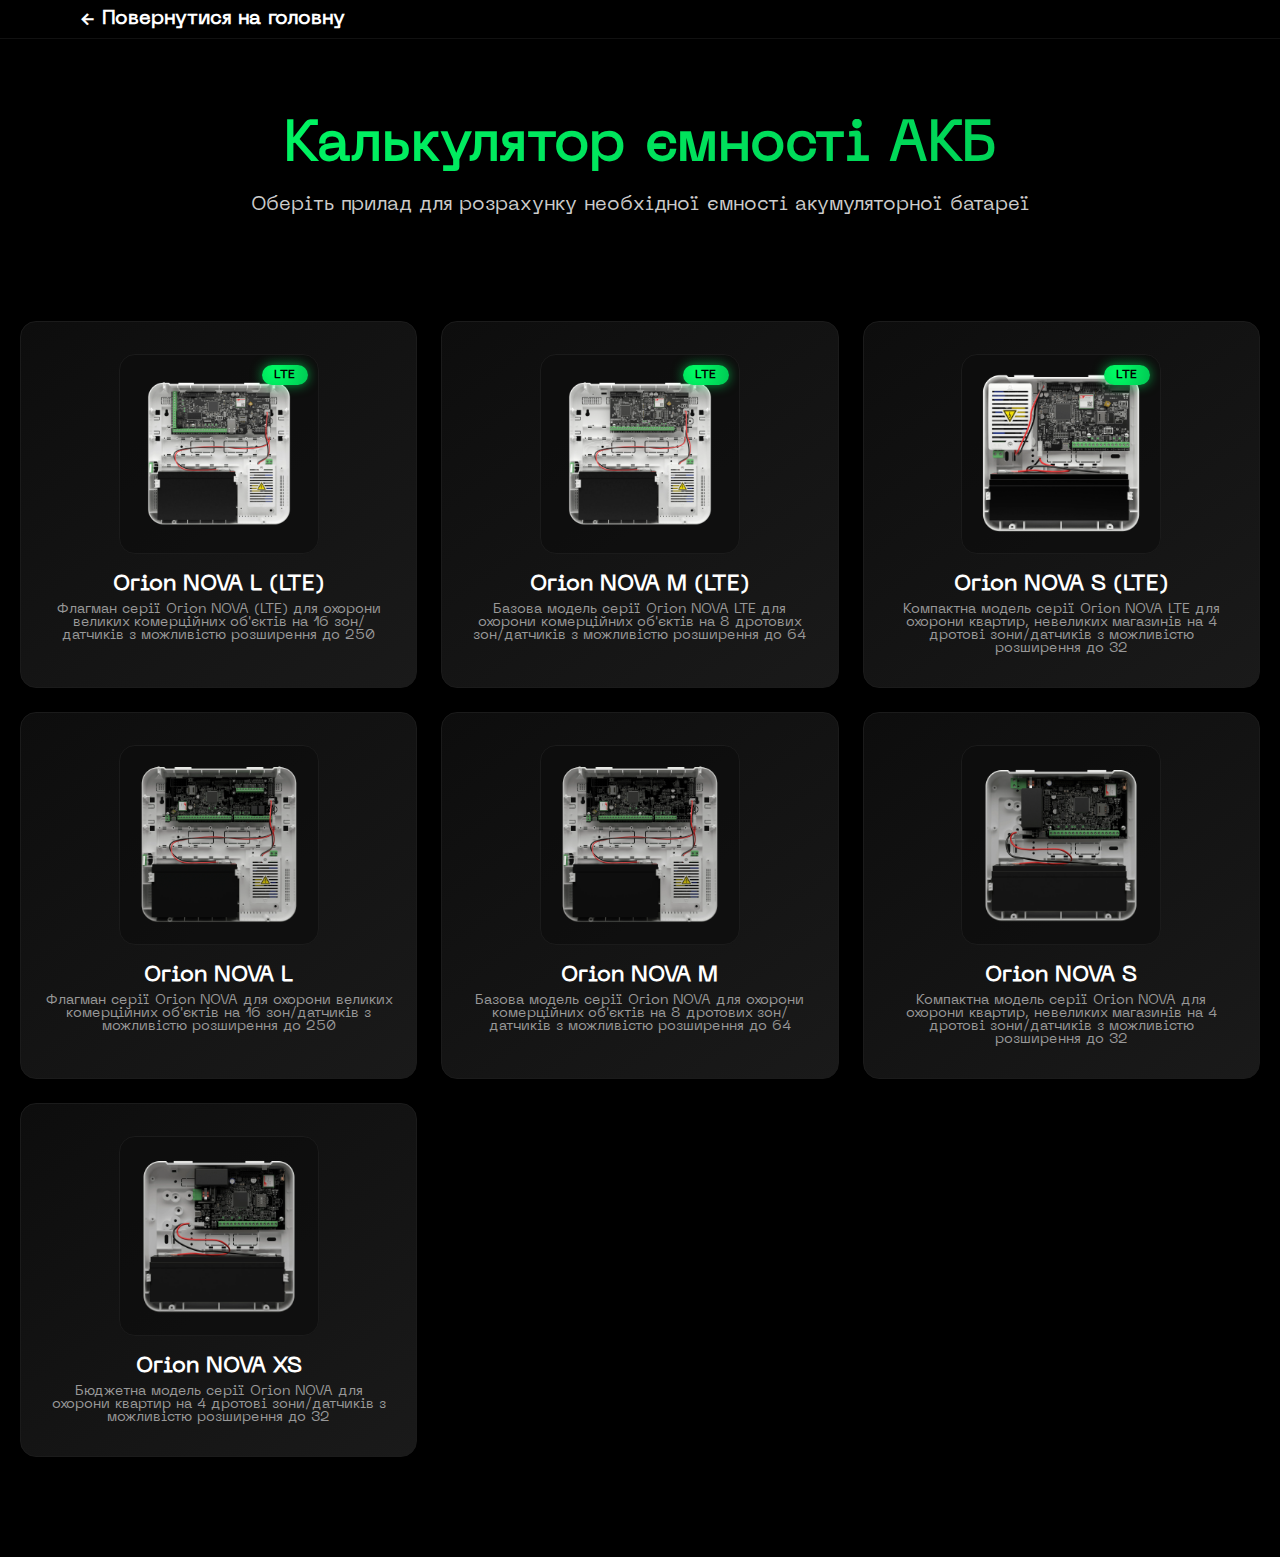
<file: index.html>
<!DOCTYPE html>
<html lang="uk">
<head>
  <meta charset="UTF-8">
  <meta name="viewport" content="width=device-width, initial-scale=1">
  <title>Калькулятори TIRAS • Вибір приладу</title>
  <link rel="stylesheet" href="styles/main.css">
</head>
<body>
  <!-- Header from TIRAS website -->
  <header class="tiras-header">
    <div class="tiras-back">
      <a href="https://tiras.technology/" class="tiras-back-link">
        ← Повернутися на головну
      </a>
    </div>
  </header>

  <!-- Main content -->
  <main class="home-container">
    <section class="hero">
      <h1 class="hero-title">Калькулятор ємності АКБ</h1>
      <p class="hero-subtitle">Оберіть прилад для розрахунку необхідної ємності акумуляторної батареї</p>
    </section>

    <section class="devices-grid" id="devicesGrid">
      <!-- Device cards will be generated here -->
    </section>
  </main>

  <script src="scripts/home.js"></script>
</body>
</html>
</file>
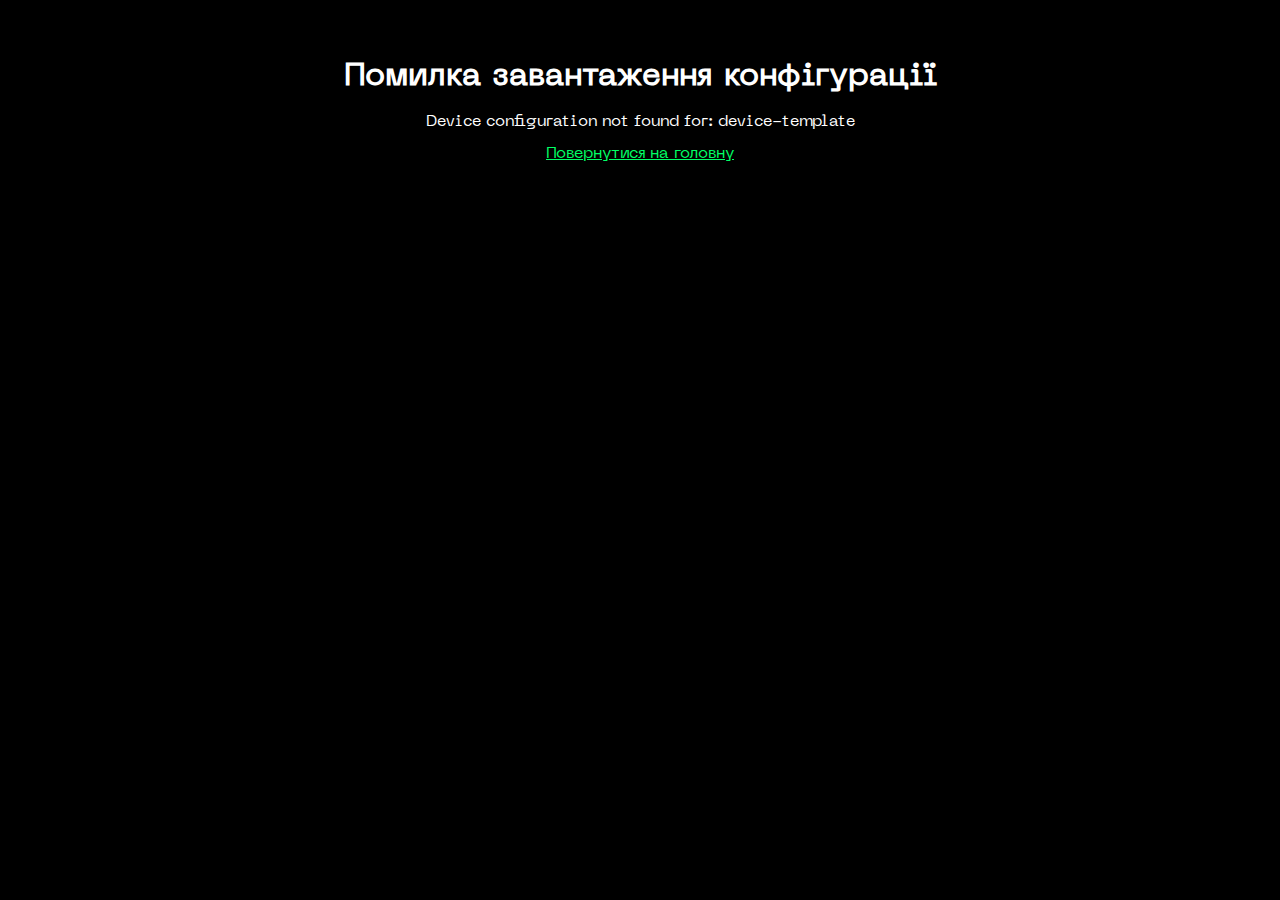
<file: device-template.html>
<!DOCTYPE html>
<html lang="uk">
<head>
  <meta charset="UTF-8">
  <meta name="viewport" content="width=device-width, initial-scale=1">
  <title id="pageTitle">Калькулятор АКБ</title>
  <link rel="stylesheet" href="../styles/calculator.css">
  <!-- Favicon -->
  <link rel="icon" type="image/x-icon" href="../assets/images/favicon.ico">
  <link rel="icon" type="image/png" sizes="32x32" href="../assets/images/favicon-32.png">
  <link rel="apple-touch-icon" sizes="180x180" href="../assets/images/favicon-180.png">
</head>
<body>
  <header class="tiras-header">
    <div class="tiras-back">
      <a href="#" id="backLink" class="tiras-back-link">
        ← Повернутися до бази знань
      </a>
    </div>
  </header>

  <header class="top-header">
    <h1 id="deviceTitle">Калькулятор ємності АКБ</h1>
    <p class="subtitle">Натисніть на «+» на платі, щоб додати клавіатури, модулі, датчики або сирени.</p>
  <button id="proModeToggle" class="pro-toggle" title="PRO-режим: приховати підписи">
    <span class="pro-icon">⚡</span><span class="pro-label">PRO</span>
  </button>
  </header>

  <div class="device-tabs">
    <div id="deviceTabs" class="device-tabs-inner">
      <div id="device-type-switch" data-visible="false">
        <button class="dev-tab-btn active" data-device-tab="main">ППК</button>
      </div>
    </div>
  </div>

  <div id="extPages" class="ext-pages" style="display:none;"></div>

  <main class="stage">
    <div class="board-wrap" id="boardWrap">
      <img src="" class="board" alt="" id="boardImage">
      <!-- Hotspots will be generated dynamically -->
    </div>

    <!-- Mobile simplified subtitle (≤ 536px) -->
    <p class="subtitle-simple">Оберіть компоненти зі списків нижче.</p>

    <!-- Mobile accordion (≤ 536px) — inside stage so it hides with it -->
    <div id="mobileAccordion" class="mobile-accordion"></div>

    <section class="table-wrap">
      <div class="table-actions">
        <button id="clearAll" class="btn">Очистити все</button>
      </div>
      <table>
        <thead>
          <tr>
            <th>Тип</th>
            <th>Назва</th>
            <th>Норма, мА</th>
            <th>Тривога, мА</th>
            <th>Кількість</th>
            <th></th>
          </tr>
        </thead>
        <tbody id="rows"></tbody>
      </table>
    </section>

    <section class="capacity">
      <div class="row">
        <label>Σ Споживання в нормі:</label>
        <span><span id="sumNorm">—</span> мА</span>
      </div>
      <div class="row">
        <label>Σ Споживання в тривозі:</label>
        <span><span id="sumAlarm">—</span> мА</span>
      </div>
      <div class="row">
        <label>Час роботи (год):</label>
        <input type="number" id="hours" min="1" step="1" value="30">
      </div>
      <div class="row">
        <label>Коефіцієнт запасу:</label>
        <select id="reserve">
          <option value="1">Без запасу</option>
          <option value="1.25" selected>З запасом 25%</option>
        </select>
      </div>
      <div class="row">
        <label>Розрахункова ємність АКБ:</label>
        <span><span id="capacity">—</span> А·год</span>
      </div>
      <div class="row" style="margin-top: 20px; justify-content: center;">
        <button id="exportPdf" class="btn btn-export">
          <svg width="16" height="16" viewBox="0 0 24 24" fill="none" stroke="currentColor" stroke-width="2" style="vertical-align: middle; margin-right: 6px;">
            <path d="M14 2H6a2 2 0 0 0-2 2v16a2 2 0 0 0 2 2h12a2 2 0 0 0 2-2V8z"></path>
            <polyline points="14 2 14 8 20 8"></polyline>
            <line x1="16" y1="13" x2="8" y2="13"></line>
            <line x1="16" y1="17" x2="8" y2="17"></line>
            <polyline points="10 9 9 9 8 9"></polyline>
          </svg>
          Зберегти розрахунок в PDF
        </button>
      </div>
    </section>
  </main>

  <div class="modal" id="modal">
    <div class="sheet">
      <button class="close-x" id="closeModal">×</button>
      <h3 id="modalTitle">Додати</h3>

      <div class="tab-header">
        <button class="tab active" data-tab="kb">Клавіатури</button>
        <button class="tab" data-tab="mods">Модулі</button>
      </div>

      <div id="tab-kb" class="tab-body active"></div>
      <div id="tab-mods" class="tab-body"></div>
      <div id="generic-body" class="tab-body"></div>
    </div>
  </div>

  <script src="../scripts/calculator.js"></script>
</body>
</html>
</file>
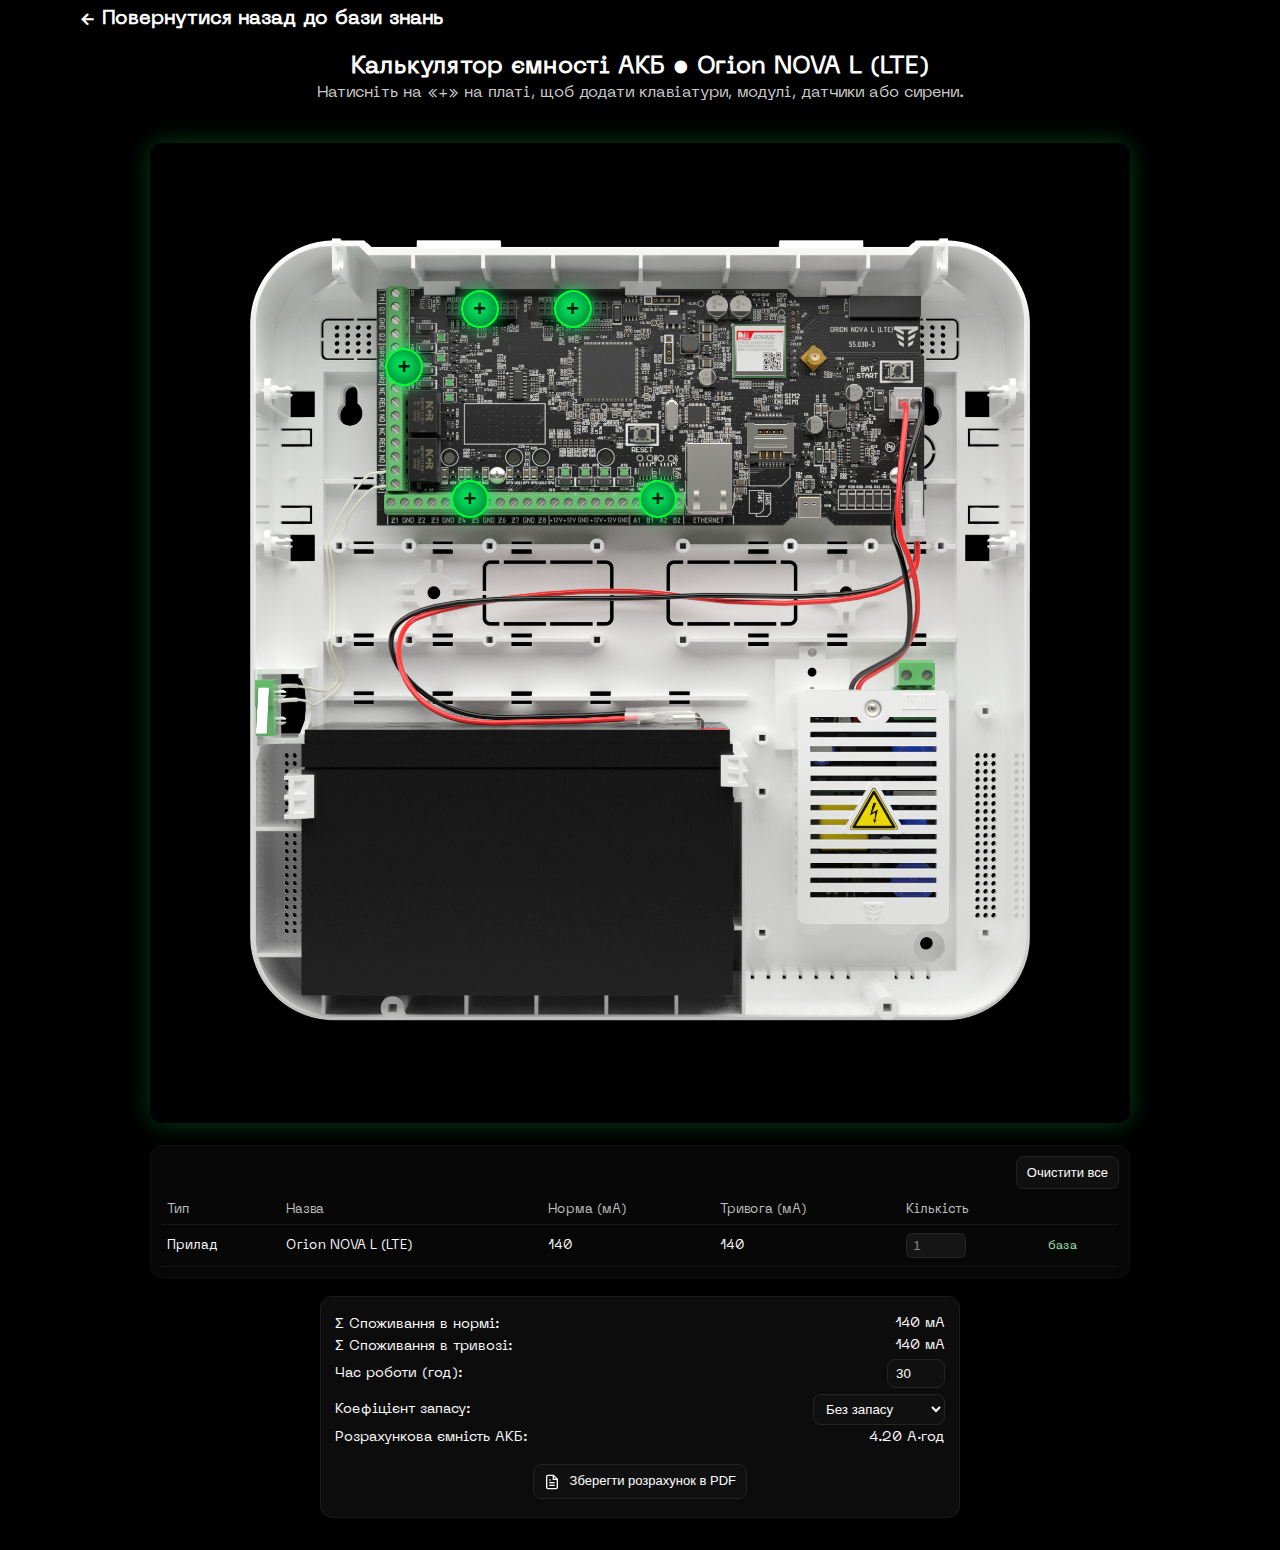
<file: devices/nova-l-lte.html>
<!DOCTYPE html>
<html lang="uk">
<head>
  <meta charset="UTF-8">
  <meta name="viewport" content="width=device-width, initial-scale=1">
  <title id="pageTitle">Калькулятор АКБ</title>
  <link rel="stylesheet" href="../styles/calculator.css">
</head>
<body>
  <header class="tiras-header">
    <div class="tiras-back">
      <a href="https://tiras.technology/devices/orion-nova-l-lte/" id="backLink" class="tiras-back-link">
        ← Повернутися назад до бази знань
      </a>
    </div>
  </header>

  <header class="top-header">
    <h1 id="deviceTitle">Калькулятор ємності АКБ</h1>
    <p class="subtitle">Натисніть на «+» на платі, щоб додати клавіатури, модулі, датчики або сирени.</p>
  </header>

  <div class="device-tabs">
    <div id="deviceTabs" class="device-tabs-inner">
      <div id="device-type-switch" data-visible="false">
        <button class="dev-tab-btn active" data-device-tab="main">ППК</button>
      </div>
    </div>
  </div>

  <div id="extPages" class="ext-pages" style="display:none;"></div>

  <main class="stage">
    <div class="board-wrap" id="boardWrap">
      <img src="" class="board" alt="" id="boardImage">
      <!-- Hotspots will be generated dynamically -->
    </div>

    <section class="table-wrap">
      <div class="table-actions">
        <button id="clearAll" class="btn">Очистити все</button>
      </div>
      <table>
        <thead>
          <tr>
            <th>Тип</th>
            <th>Назва</th>
            <th>Норма (мА)</th>
            <th>Тривога (мА)</th>
            <th>Кількість</th>
            <th></th>
          </tr>
        </thead>
        <tbody id="rows"></tbody>
      </table>
    </section>

    <section class="capacity">
      <div class="row">
        <label>Σ Споживання в нормі:</label>
        <span><span id="sumNorm">—</span> мА</span>
      </div>
      <div class="row">
        <label>Σ Споживання в тривозі:</label>
        <span><span id="sumAlarm">—</span> мА</span>
      </div>
      <div class="row">
        <label>Час роботи (год):</label>
        <input type="number" id="hours" min="1" step="1" value="30">
      </div>
      <div class="row">
        <label>Коефіцієнт запасу:</label>
        <select id="reserve">
          <option value="1" selected>Без запасу</option>
          <option value="1.25">З запасом 25%</option>
        </select>
      </div>
      <div class="row">
        <label>Розрахункова ємність АКБ:</label>
        <span><span id="capacity">—</span> А·год</span>
      </div>
      <div class="row" style="margin-top: 20px; justify-content: center;">
        <button id="exportPdf" class="btn btn-export">
          <svg width="16" height="16" viewBox="0 0 24 24" fill="none" stroke="currentColor" stroke-width="2" style="vertical-align: middle; margin-right: 6px;">
            <path d="M14 2H6a2 2 0 0 0-2 2v16a2 2 0 0 0 2 2h12a2 2 0 0 0 2-2V8z"></path>
            <polyline points="14 2 14 8 20 8"></polyline>
            <line x1="16" y1="13" x2="8" y2="13"></line>
            <line x1="16" y1="17" x2="8" y2="17"></line>
            <polyline points="10 9 9 9 8 9"></polyline>
          </svg>
          Зберегти розрахунок в PDF
        </button>
      </div>
    </section>
  </main>

  <div class="modal" id="modal">
    <div class="sheet">
      <button class="close-x" id="closeModal">×</button>
      <h3 id="modalTitle">Додати</h3>

      <div class="tab-header">
        <button class="tab active" data-tab="kb">Клавіатури</button>
        <button class="tab" data-tab="mods">Модулі</button>
      </div>

      <div id="tab-kb" class="tab-body active"></div>
      <div id="tab-mods" class="tab-body"></div>
      <div id="generic-body" class="tab-body"></div>
    </div>
  </div>

  <script src="../scripts/calculator.js"></script>
</body>
</html>
</file>
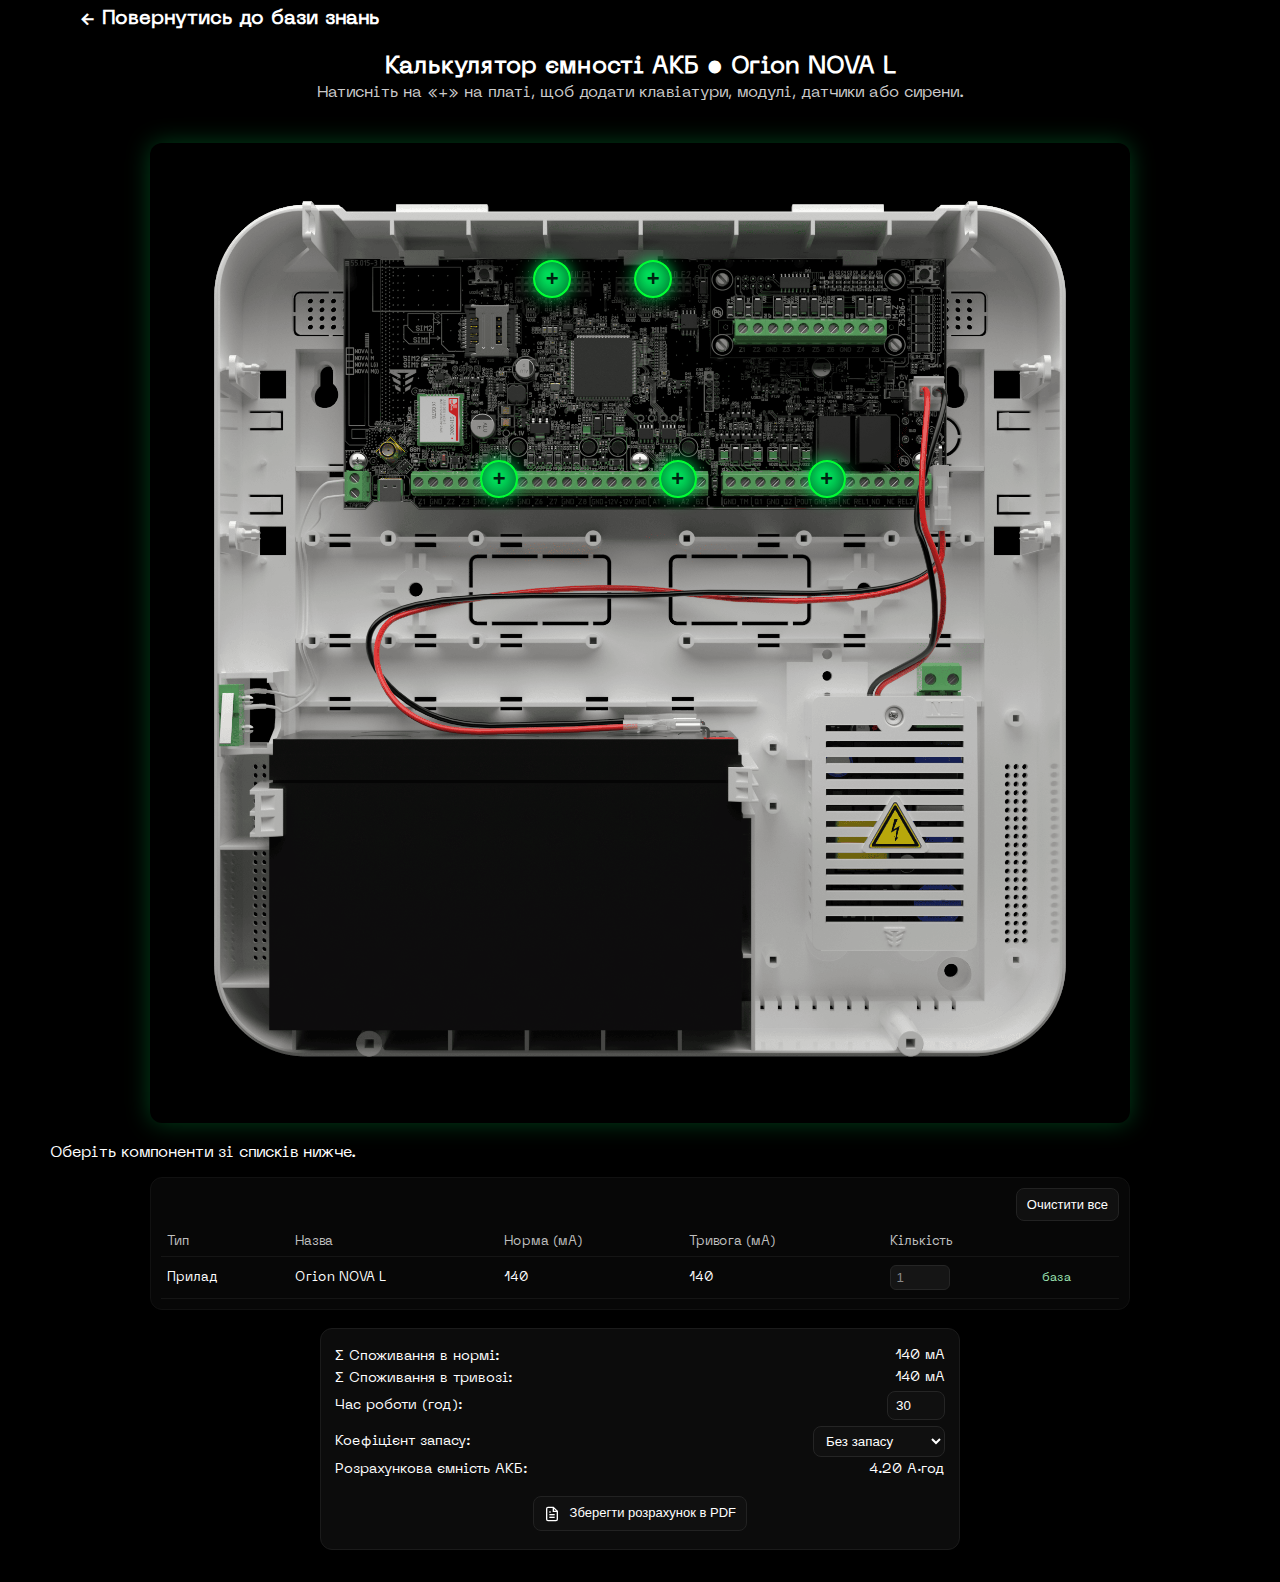
<file: devices/nova-l.html>
<!DOCTYPE html>
<html lang="uk">
<head>
  <meta charset="UTF-8">
  <meta name="viewport" content="width=device-width, initial-scale=1">
  <title id="pageTitle">Калькулятор АКБ</title>
  <link rel="stylesheet" href="../styles/calculator.css">
</head>
<body>
  <header class="tiras-header">
    <div class="tiras-back">
      <a href="#" id="backLink" class="tiras-back-link">
        ← Повернутись до бази знань
      </a>
    </div>
  </header>

  <header class="top-header">
    <h1 id="deviceTitle">Калькулятор ємності АКБ</h1>
    <p class="subtitle">Натисніть на «+» на платі, щоб додати клавіатури, модулі, датчики або сирени.</p>
  </header>

  <div class="device-tabs">
    <div id="deviceTabs" class="device-tabs-inner">
      <div id="device-type-switch" data-visible="false">
        <button class="dev-tab-btn active" data-device-tab="main">ППК</button>
      </div>
    </div>
  </div>

  <div id="extPages" class="ext-pages" style="display:none;"></div>

  <main class="stage">
    <div class="board-wrap" id="boardWrap">
      <img src="" class="board" alt="" id="boardImage">
      <!-- Hotspots will be generated dynamically -->
    </div>

    <!-- Mobile simplified subtitle (≤ 536px) -->
    <p class="subtitle-simple">Оберіть компоненти зі списків нижче.</p>

    <!-- Mobile accordion (≤ 536px) — inside stage so it hides with it -->
    <div id="mobileAccordion" class="mobile-accordion"></div>

    <section class="table-wrap">
      <div class="table-actions">
        <button id="clearAll" class="btn">Очистити все</button>
      </div>
      <table>
        <thead>
          <tr>
            <th>Тип</th>
            <th>Назва</th>
            <th>Норма (мА)</th>
            <th>Тривога (мА)</th>
            <th>Кількість</th>
            <th></th>
          </tr>
        </thead>
        <tbody id="rows"></tbody>
      </table>
    </section>

    <section class="capacity">
      <div class="row">
        <label>Σ Споживання в нормі:</label>
        <span><span id="sumNorm">—</span> мА</span>
      </div>
      <div class="row">
        <label>Σ Споживання в тривозі:</label>
        <span><span id="sumAlarm">—</span> мА</span>
      </div>
      <div class="row">
        <label>Час роботи (год):</label>
        <input type="number" id="hours" min="1" step="1" value="30">
      </div>
      <div class="row">
        <label>Коефіцієнт запасу:</label>
        <select id="reserve">
          <option value="1" selected>Без запасу</option>
          <option value="1.25">З запасом 25%</option>
        </select>
      </div>
      <div class="row">
        <label>Розрахункова ємність АКБ:</label>
        <span><span id="capacity">—</span> А·год</span>
      </div>
      <div class="row" style="margin-top: 20px; justify-content: center;">
        <button id="exportPdf" class="btn btn-export">
          <svg width="16" height="16" viewBox="0 0 24 24" fill="none" stroke="currentColor" stroke-width="2" style="vertical-align: middle; margin-right: 6px;">
            <path d="M14 2H6a2 2 0 0 0-2 2v16a2 2 0 0 0 2 2h12a2 2 0 0 0 2-2V8z"></path>
            <polyline points="14 2 14 8 20 8"></polyline>
            <line x1="16" y1="13" x2="8" y2="13"></line>
            <line x1="16" y1="17" x2="8" y2="17"></line>
            <polyline points="10 9 9 9 8 9"></polyline>
          </svg>
          Зберегти розрахунок в PDF
        </button>
      </div>
    </section>
  </main>

  <div class="modal" id="modal">
    <div class="sheet">
      <button class="close-x" id="closeModal">×</button>
      <h3 id="modalTitle">Додати</h3>

      <div class="tab-header">
        <button class="tab active" data-tab="kb">Клавіатури</button>
        <button class="tab" data-tab="mods">Модулі</button>
      </div>

      <div id="tab-kb" class="tab-body active"></div>
      <div id="tab-mods" class="tab-body"></div>
      <div id="generic-body" class="tab-body"></div>
    </div>
  </div>

  <script src="../scripts/calculator.js"></script>
</body>
</html>
</file>
<file: styles/main.css>
:root {
  --bg: #000;
  --fg: #fff;
  --green: #00ff66;
  --green2: #00c853;
  --panel: #0c0c0c;
  --line: #1b1b1b;
}

* {
  box-sizing: border-box;
}

@font-face {
  font-family: "Neue Machina";
  src: url("../assets/fonts/neu_machina/NeueMachina-Regular.woff2") format("woff2"),
       url("../assets/fonts/neu_machina/NeueMachina-Regular.woff") format("woff"),
       url("../assets/fonts/neu_machina/NeueMachina-Regular.ttf") format("truetype");
  font-weight: 400;
  font-style: normal;
}

body {
  margin: 0;
  background: var(--bg);
  color: var(--fg);
  font-family: "Neue Machina", sans-serif;
  min-height: 100vh;
}

/* TIRAS Header Styles */
.tiras-header {
  width: 100%;
  display: flex;
  flex-direction: column;
  background: #000000;
}

.tiras-top {
  width: 100%;
  height: 88px;
  align-content: center;
  background: #000;
  padding: 22px 80px;
}

.tiras-logo {
  width: 124px;
  height: 24px;
  border-top-width: 5px;
  margin-top: 10px;
  margin-left: 1px;
  user-select: none;
  cursor: pointer;
}

.tiras-back {
  background: #000000;
  padding: 9px 80px;
  border-bottom: 1px solid #111;
}

.tiras-back-link {
  font-size: 20px;
  color: #ffffff;
  font-weight: 600;
  text-decoration: none;
  transition: opacity 0.2s ease;
}

.tiras-back-link:hover {
  text-decoration: underline;
  opacity: 0.8;
}

/* Home Container */
.home-container {
  max-width: 1400px;
  margin: 0 auto;
  padding: 40px 20px;
}

/* Hero Section */
.hero {
  text-align: center;
  margin-bottom: 60px;
  padding: 40px 20px;
}

.hero-title {
  font-size: clamp(32px, 5vw, 56px);
  font-weight: 700;
  margin: 0 0 16px;
  background: linear-gradient(135deg, var(--green), var(--green2));
  -webkit-background-clip: text;
  -webkit-text-fill-color: transparent;
  background-clip: text;
}

.hero-subtitle {
  font-size: clamp(16px, 2vw, 20px);
  color: #ccc;
  margin: 0;
  line-height: 1.6;
}

/* Devices Grid */
.devices-grid {
  display: grid;
  grid-template-columns: repeat(auto-fit, minmax(300px, 1fr));
  gap: 24px;
  margin-bottom: 60px;
}

.device-card {
  background: linear-gradient(145deg, #0d0d0d, #1a1a1a);
  border: 1px solid var(--line);
  border-radius: 16px;
  padding: 32px 24px;
  cursor: pointer;
  transition: all 0.3s ease;
  position: relative;
  overflow: hidden;
}

.device-card::before {
  content: "";
  position: absolute;
  inset: 0;
  background: radial-gradient(circle at top right, rgba(0, 255, 102, 0.1), transparent 60%);
  opacity: 0;
  transition: opacity 0.3s ease;
}

.device-card:hover::before {
  opacity: 1;
}

.device-card:hover {
  transform: translateY(-4px);
  border-color: var(--green);
  box-shadow: 0 8px 32px rgba(0, 255, 102, 0.2);
}

.device-icon {
  width: 200px;
  height: 200px;
  margin: 0 auto 20px;
  display: flex;
  align-items: center;
  justify-content: center;
  border-radius: 16px;
  background: rgba(12, 12, 12, 0.6);
  border: 1px solid var(--line);
  position: relative;
  z-index: 1;
  overflow: hidden;
}

.device-icon-image {
  width: 200px;
  height: 200px;
  margin: 0 auto 20px;
  display: flex;
  align-items: center;
  justify-content: center;
  border-radius: 16px;
  background: rgba(12, 12, 12, 0.6);
  border: 1px solid var(--line);
  position: relative;
  z-index: 1;
  overflow: hidden;
}

.device-board-preview {
  width: 100%;
  height: 100%;
  object-fit: contain;
  padding: 10px;
}

.lte-badge {
  position: absolute;
  top: 10px;
  right: 10px;
  background: radial-gradient(circle at 30% 30%, var(--green), var(--green2));
  color: #000;
  padding: 4px 12px;
  border-radius: 12px;
  font-size: 12px;
  font-weight: 700;
  letter-spacing: 1px;
  box-shadow: 0 0 12px rgba(0, 255, 102, 0.6);
}

.device-name {
  font-size: 22px;
  font-weight: 600;
  margin: 0 0 8px;
  text-align: center;
  position: relative;
  z-index: 1;
}

.device-description {
  font-size: 14px;
  color: #999;
  text-align: center;
  margin: 0;
  position: relative;
  z-index: 1;
}

.device-badge {
  display: inline-block;
  padding: 4px 12px;
  background: rgba(0, 255, 102, 0.15);
  border: 1px solid rgba(0, 255, 102, 0.3);
  border-radius: 12px;
  font-size: 11px;
  font-weight: 600;
  color: var(--green);
  text-transform: uppercase;
  letter-spacing: 0.5px;
  margin-top: 12px;
}

/* Responsive */
@media (max-width: 768px) {
  .tiras-top,
  .tiras-back {
    padding-left: 20px;
    padding-right: 20px;
  }

  .devices-grid {
    grid-template-columns: 1fr;
  }

  .hero {
    margin-bottom: 40px;
    padding: 20px;
  }
}

@media (max-width: 480px) {
  .device-card {
    padding: 24px 16px;
  }

  .device-icon,
  .device-icon-image {
    width: 160px;
    height: 160px;
  }
}
</file>
<file: styles/calculator.css>
:root{
  --bg:#000;
  --fg:#fff;
  --green:#00ff66;
  --green2:#00c853;
  --panel:#0c0c0c;
  --line:#1b1b1b;
}

*{box-sizing:border-box}
@font-face {
  font-family: "Neue Machina";
  src: url("../assets/fonts/neu_machina/NeueMachina-Regular.woff2") format("woff2"),
       url("../assets/fonts/neu_machina/NeueMachina-Regular.woff") format("woff"),
       url("../assets/fonts/neu_machina/NeueMachina-Regular.ttf") format("truetype");
  font-weight: 400;
  font-style: normal;
}

body {
  margin:0;
  background:var(--bg);
  color:var(--fg);
  font-family: "Neue Machina", sans-serif;
}
.top-header{
  text-align:center;
  padding:16px 12px 8px;
}
.top-header h1{
  margin:0;
  font-size:clamp(18px,2.4vw,24px);
}
.subtitle{
  margin-top:6px;
  color:#ccc;
  font-size:clamp(13px,2vw,16px);
}
.stage{
  max-width:1200px;
  margin:0 auto 32px;
  padding:0 10px;
}
.board-wrap{
  position:relative;
  max-width:min(980px,96vw);
  margin:8px auto 18px;
}
.board{
  width:100%;
  border-radius:12px;
  box-shadow:0 0 24px rgba(0,255,102,.25);
}
.hotspot{
  position:absolute;
  width:38px;
  height:38px;
  border-radius:50%;
  border:2px solid #0f3;
  background:radial-gradient(circle at 30% 30%, var(--green), var(--green2));
  color:#021;
  font-weight:900;
  font-size:22px;
  display:flex;
  align-items:center;
  justify-content:center;
  cursor:pointer;
  box-shadow:0 0 16px rgba(0,255,102,.8), inset 0 0 18px rgba(0,0,0,.5);
  transition:transform .15s ease, box-shadow .2s ease;
}
.hotspot:hover{
  transform:scale(1.08);
  box-shadow:0 0 30px rgba(0,255,102,1), inset 0 0 22px rgba(0,0,0,.6);
}
@media (max-width:1000px){
  .hotspot{width:35px;height:35px;font-size:20px;}
}
@media (max-width:900px){
  .hotspot{width:30px;height:30px;font-size:18px;}
}
@media (max-width:730px){
  .hotspot{width:24px;height:24px;font-size:14px;}
}
.hot-mod-1{ left:39.1%; top:11.9%; }
.hot-mod-2{ left:49.4%; top:11.9%; }
.hot-kb   { left:51.9%; top:32.2%; }
.hot-sens { left:33.7%; top:32.2%; }
.hot-sir  { left:67.1%; top:32.2%; }

.table-wrap{
  max-width:min(980px,96vw);
  margin:0 auto;
  background:#070707;
  border-radius:12px;
  border:1px solid #111;
  padding:10px;
}
.table-actions{
  display:flex;
  justify-content:flex-end;
  margin-bottom:6px;
}
.btn{
  background:#101010;
  color:#fff;
  border-radius:8px;
  border:1px solid #222;
  padding:8px 10px;
  cursor:pointer;
  font-size:13px;
}
.btn:hover{background:#181818;}
table{width:100%;border-collapse:collapse;}
th,td{
  padding:8px 6px;
  border-bottom:1px solid #151515;
  font-size:13px;
  text-align:left;
}
th{color:#c0c0c0;font-weight:500;}
.qty input{
  width:60px;
  padding:4px 6px;
  background:#101010;
  color:#fff;
  border-radius:6px;
  border:1px solid #252525;
}
.capacity{
  max-width:min(640px,96vw);
  margin:18px auto 32px;
  border-radius:12px;
  border:1px solid var(--line);
  background:var(--panel);
  padding:12px 14px;
}
.row{
  display:flex;
  align-items:center;
  justify-content:space-between;
  margin:6px 0;
  gap:10px;
  flex-wrap:wrap;
  font-size:14px;
}
.row input,.row select{
  background:#101010;
  color:#fff;
  border-radius:8px;
  border:1px solid #252525;
  padding:6px 8px;
}
.row input,.hours{
  width:58px;
}

.modal{
  position:fixed;
  inset:0;
  display:none;
  align-items:center;
  justify-content:center;
  z-index:10;
}
.modal.open{display:flex;}
.modal::before{
  content:"";
  position:absolute;
  inset:0;
  background:rgba(0,0,0,.88);
}
.sheet{
  position:relative;
  z-index:1;
  width:min(760px,96vw);
  max-height:90vh;
  background:#0b0b0b;
  border-radius:14px;
  border:1px solid #0f3;
  box-shadow:0 0 40px rgba(0,255,102,.3);
  padding:14px 16px 16px;
  display:flex;
  flex-direction:column;
}
.sheet h3{margin:2px 0 10px;}
.close-x{
  position:absolute;
  top:6px;
  right:10px;
  border:none;
  background:transparent;
  color:#999;
  font-size:22px;
  cursor:pointer;
}
.tab-header{
  display:flex;
  gap:8px;
  margin:4px 0 10px;
  font-family: "Neue Machina", sans-serif;
}
.tab{
  flex:1;
  padding:8px;
  border-radius:999px;
  border:1px solid #1a1a1a;
  background:#101010;
  color:#e0e0e0;
  cursor:pointer;
  font-size:14px;
}
.tab.active{
  background:#00c853;
  color:#001b0b;
  border-color:#00ff66;
  font-weight:600;
}
.tab-body{display:none;}
.tab-body.active{display:block;}
.kb-grid{
  display:grid;
  grid-template-columns:repeat(4,1fr);
  gap:12px;
}
@media (max-width:720px){
  .kb-grid{grid-template-columns:repeat(2,1fr);}
}
.card{
  background:#101010;
  margin-top:5px;
  border-radius:12px;
  border:1px solid #1f1f1f;
  padding:8px;
  cursor:pointer;
  display:flex;
  flex-direction:column;
  align-items:center;
  gap:6px;
  transition:transform .15s ease,border-color .2s ease,box-shadow .2s ease;
}
.card:hover{
  transform:translateY(-2px);
  border-color:#00ff66;
  box-shadow:0 0 18px rgba(0,255,102,.35);
}
.card img {
    width: 80%;
    height: 80%;
    object-fit: contain;   /* Вміщує всю картинку, нічого не ріже */
    object-position: center;
    padding: 10px;         /* красивий відступ всередині */
    background: rgba(255,255,255,0.04); /* легка підкладка */
    border-radius: 12px;
}
.card-label{
  font-size:13px;
  font-weight:600;
  text-align:center;
}
.kb-models{
  margin-top:12px;
  border-top:1px solid #151515;
  padding-top:10px;
}
.kb-models-title{
  font-size:14px;
  margin-bottom:6px;
}
.model-list{
  display:flex;
  flex-wrap:wrap;
  gap:8px;
}
.model-btn{
  border-radius:999px;
  border:1px solid #1f1f1f;
  background:#101010;
  color:#f5f5f5;
  padding:6px 10px;
  font-size:13px;
  cursor:pointer;
}
.model-btn:hover{
  background:#151515;
  border-color:#00ff66;
}

.mod-section{
  margin-bottom:10px;
}
.mod-section h4{
  margin:6px 0;
  font-size:14px;
}
.mod-grid{
  display:grid;
  grid-template-columns:repeat(3,1fr);
  gap:10px;
  padding: 10px;
}
@media (max-width:720px){
  .mod-grid{grid-template-columns:repeat(2,1fr);}
}

.list-generic{
  max-height:65vh;
  overflow:auto;
}
.item-row{
  display:flex;
  justify-content:space-between;
  align-items:center;
  padding:8px 6px;
  border-radius:10px;
  border:1px solid #1a1a1a;
  margin-bottom:6px;
  background:#101010;
}
.item-main{font-size:14px;}
.item-meta{font-size:12px;color:#a6ffcb;}
.add-btn{
  border-radius:10px;
  border:1px solid #00ff66;
  background:#00c853;
  color:#001b0b;
  padding:6px 10px;
  cursor:pointer;
  font-size:13px;
  font-weight:600;
}
.add-btn:hover{background:#00ff66;}

/* v8.4 overflow tweaks */
.sheet{
  max-height:90vh;
  overflow-y:auto;
}
.tab-body{
  max-height:60vh;
  overflow-y:auto;
}


.hotspot.occupied{
  background:#555;
  border-color:#777;
  box-shadow:0 0 12px rgba(0,0,0,.7);
}

/* Заблоковане поле кількості (базовий прилад) */
.qty input.locked{
  background:#151515;
  color:#888;
  cursor:not-allowed;
}

.card.selected{
  outline:2px solid #00ff88;
  box-shadow:0 0 12px #00ff88;
  border-radius:12px;
}
.card.disabled{
  opacity:0.4;
  filter:grayscale(100%);
  cursor:not-allowed;
  pointer-events:none;
}
.card.conflict::after {
  content: "Несумісно";
  position: absolute;
  bottom: 6px;
  left: 50%;
  transform: translateX(-50%);
  font-size: 11px;
  color: #aaa;
}


/* Device tabs (main device / extenders) */
.device-tabs{
  display:flex;
  justify-content:center;
  margin:10px 0 4px;
}
.device-tabs-inner{
  display:flex;
  gap:8px;
  flex-wrap:wrap;
}
#device-type-switch {
  display: none;
}

#device-type-switch[data-visible="true"] {
  display: flex; 
}
.dev-tab-btn{
  background:#050805;
  border:1px solid var(--green);
  color:var(--green);
  padding:6px 14px;
  border-radius:16px;
  cursor:pointer;
  font-size:14px;
  line-height:1.2;
  transition:background .2s,color .2s,transform .15s;
  font-family: "Neue Machina", sans-serif;
}
.dev-tab-btn:hover{
  transform:translateY(-1px);
}
.dev-tab-btn.active{
  background:var(--green);
  color:#000;
  font-family: "Neue Machina", sans-serif;
}

/* Extender pages */
.ext-pages{
  max-width:1100px;
  margin:0 auto 40px;
  font-family: "Neue Machina", sans-serif;
}
.ext-page{
  display:none;
}
.ext-page.active{
  display:block;
}

.ext-board-wrap{
  position:relative;
  display:inline-block;
  margin:0 auto 20px;
}
.ext-board{
  display:block;
  max-width:min(980px,96vw);
  border-radius:12px;
  box-shadow:0 0 24px rgba(0,255,102,.25);
}



/* reuse .hotspot base, only position from inline style */
.hotspot.ext{
  z-index:5;
}

.ext-table{
  max-width:min(980px,96vw);
  margin:10px auto 0;
}
.ext-capacity{
  max-width:min(980px,96vw);
  margin:10px auto 0;
}
.ext-actions{
  max-width:min(980px,96vw);
  margin:10px auto 0;
  display:flex;
  justify-content:flex-end;
}
.ext-actions .btn{
  padding-inline:18px;
}

/* Верхня чорна панель */
.tiras-header {
    width: 100%;
    display: flex;
    flex-direction: column;
    background: #000000;
}

/* Чорний верх */
.tiras-top {
    width: 100%;
    height: 88px;
    align-content: center;
    background: #000;
    padding: 22px 80px;
}

.tiras-logo {
    width: 124px;
    height: 24px;
    border-top-width: 5px;
    margin-top: 10px;
    margin-left: 1px;
    user-select: none;
}
/* Сіра секція з посиланням */
.tiras-back {
    background: #000000;
    padding-top: 9px;
    padding-left: 80px;
    padding-bottom: 9px;
    padding-right: 80px;
    border-bottom: 1px solid #000000;
}

.tiras-back-link {
    font-size: 20px;
    color: #ffffff;
    font-weight: 600;
    text-decoration: none;
}

.tiras-back-link:hover {
    text-decoration: underline;
    opacity: 0.8;
}

/* Editable fields for custom sensors/sirens on ext devices */
.ext-edit{width:160px;padding:3px 6px;background:#101010;border:1px solid #444;color:#fff;border-radius:4px;font-size:12px;}
.ext-edit:focus{border-color:#00ff66;box-shadow:0 0 6px rgba(0,255,102,0.4);outline:none;}

/* Row delete button */
.row-del{
  background:transparent;
  border:none;
  color:#ff4444;
  cursor:pointer;
  font-size:16px;
  padding:4px 8px;
  transition:color 0.2s;
}
.row-del:hover{
  color:#ff6666;
}

/* Used item indicator */
.used-item {
  outline: 2px solid #3fa93f !important;
  box-shadow: 0 0 10px rgba(0,255,0,0.7) !important;
}

.board-label {
  position: absolute;
  margin-top: 12px;
  margin-left: 16px;
  padding: 4px 10px;
  font-size: 12px;
  font-weight: 500;

  color: #eaeaea;
  background: rgba(20, 20, 20, 0.75);

  backdrop-filter: blur(6px);
  -webkit-backdrop-filter: blur(6px);

  border: 1px solid rgba(255,255,255,0.08);
  border-radius: 6px;

  box-shadow:
    0 4px 12px rgba(0,0,0,0.6);

  pointer-events: none;
  white-space: nowrap;
}
@media (max-width: 950px) {
  .board-label {
    font-size: 10px;
    margin-top: 8px;
  }
}

@media (max-width: 820px) {
  .board-label {
    font-size: 7px;
    margin-top: 11px;
  }
}

@media (max-width: 730px) {
  .board-label {
    margin-top: 6px;
    margin-left: 12px;
  }
}

@media (max-width: 620px) {
  .board-label {
    font-size: 5px;
    margin-left: 10px;
  }
}

@media (max-width: 500px) {
  .board-label {
    font-size: 4px;
    margin-top: 12px;
    margin-left: 9px;
  }
}
</file>
